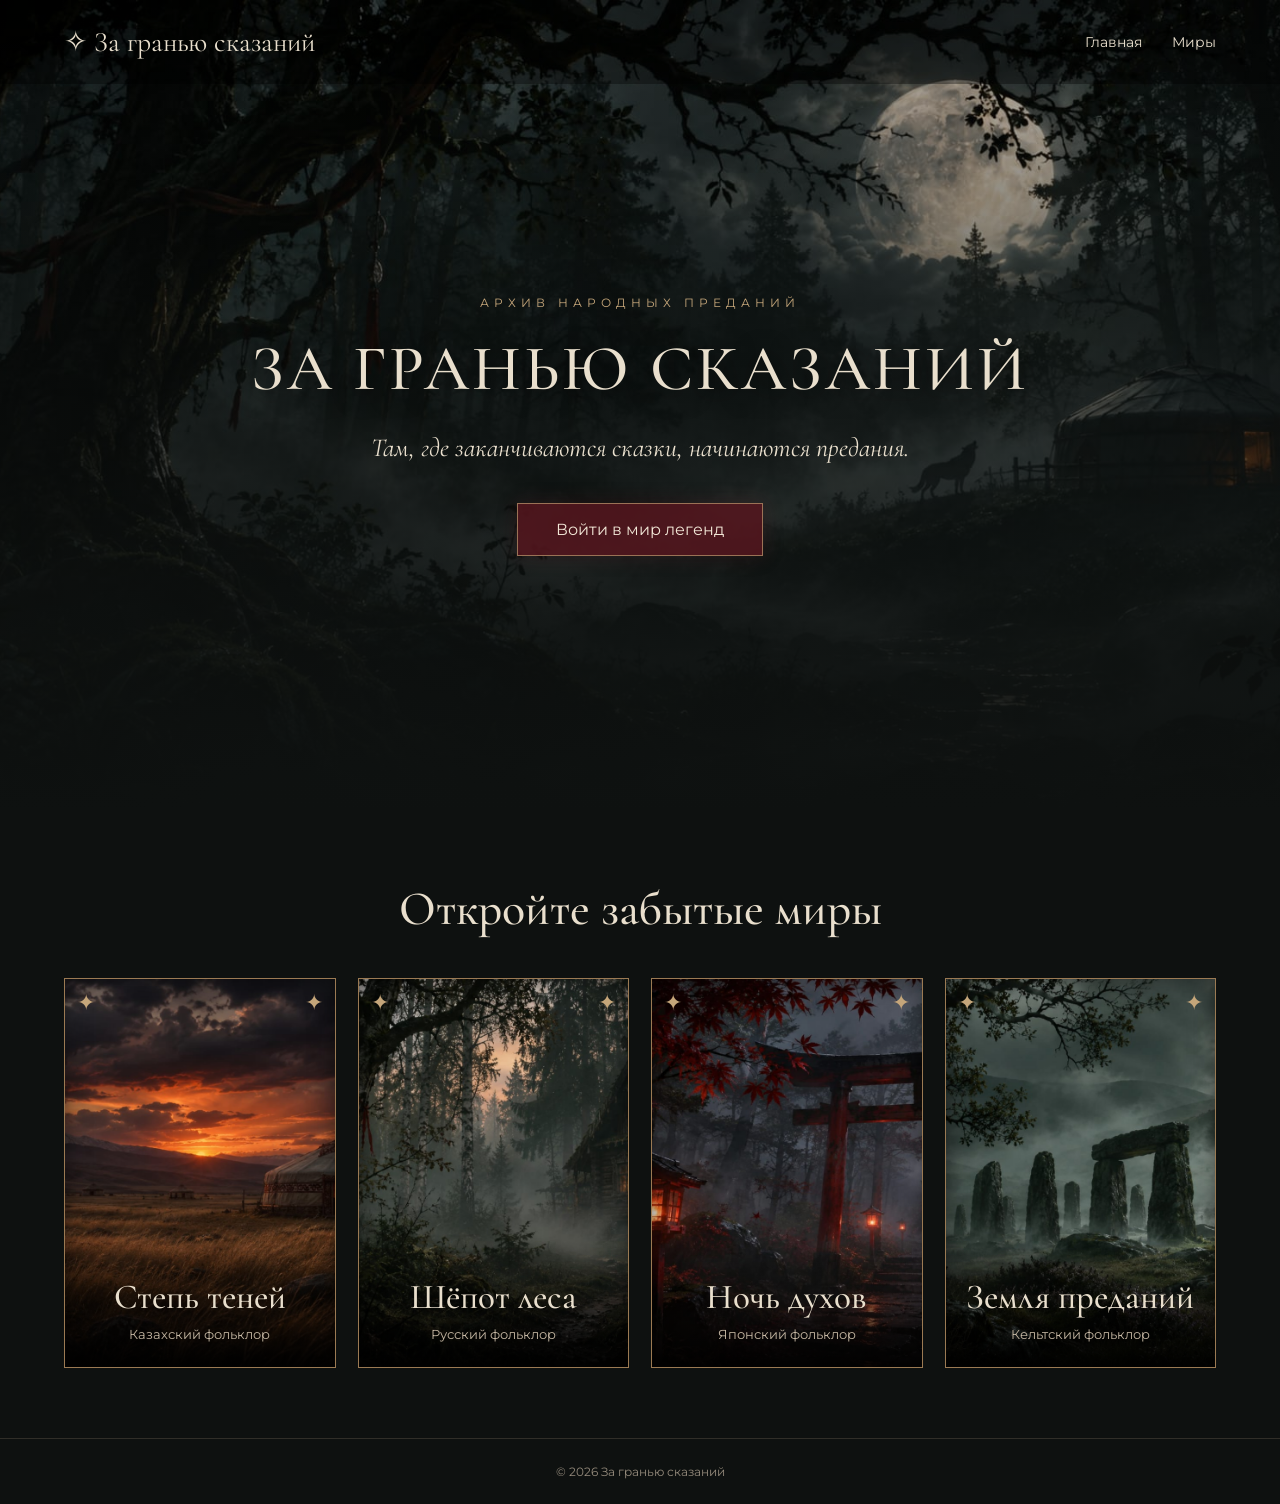
<file: index.html>
<!DOCTYPE html>
<html lang="ru">
<head>
    <meta charset="UTF-8">
    <meta name="viewport" content="width=device-width, initial-scale=1.0">
    <title>За гранью сказаний</title>
    <link rel="stylesheet" href="style.css">
</head>
<body>

    <header class="header">
        <a href="index.html" class="logo">✧ За гранью сказаний</a>

        <nav class="menu">
            <a href="index.html">Главная</a>
            <a href="index.html#worlds">Миры</a>
        </nav>
    </header>

    <main>
        <section class="hero" id="home">
            <div class="hero-content">
                <p class="subtitle">АРХИВ НАРОДНЫХ ПРЕДАНИЙ</p>

                <h1>ЗА ГРАНЬЮ СКАЗАНИЙ</h1>

                <p class="description">
                    Там, где заканчиваются сказки,
                    начинаются предания.
                </p>

                <a href="#worlds" class="main-button">
                    Войти в мир легенд
                </a>
            </div>
        </section>

        <section class="worlds" id="worlds">
            <h2>Откройте забытые миры</h2>

            <div class="world-grid">
                <a href="kazakh.html" class="world-card kazakh">
                    <div class="world-info">
                        <h3>Степь теней</h3>
                        <p>Казахский фольклор</p>
                    </div>
                </a>

                <a href="russian.html" class="world-card russian">
    <div class="world-info">
        <h3>Шёпот леса</h3>
        <p>Русский фольклор</p>
    </div>
</a>

                
<a href="japanese.html" class="world-card japanese">
    <div class="world-info">
        <h3>Ночь духов</h3>
        <p>Японский фольклор</p>
    </div>
</a>

<a href="celtic.html" class="world-card celtic">
    <div class="world-info">
        <h3>Земля преданий</h3>
        <p>Кельтский фольклор</p>
    </div>
</a>

            </div>
        </section>
    </main>

    <footer>
        <p>© 2026 За гранью сказаний</p>
    </footer>

    <script src="script.js"></script>
</body>
</html>
</file>
<file: style.css>
@import url('https://fonts.googleapis.com/css2?family=Cormorant+Garamond:wght@400;500;600&family=Montserrat:wght@400;500;600&display=swap');

* {
    margin: 0;
    padding: 0;
    box-sizing: border-box;
}

html {
    scroll-behavior: smooth;
}

body {
    background: #0e1110;
    color: #e9dfcd;
    font-family: 'Montserrat', sans-serif;
}

h1, h2, h3 {
    font-family: 'Cormorant Garamond', serif;
    font-weight: 500;
}

.header {
    position: absolute;
    top: 0;
    left: 0;
    width: 100%;
    padding: 25px 5%;
    display: flex;
    align-items: center;
    justify-content: space-between;
    z-index: 10;
    background: rgba(0, 0, 0, 0.35);
}

.logo {
    font-family: 'Cormorant Garamond', serif;
    font-size: 28px;
    color: #e9dfcd;
    text-decoration: none;
}

.menu {
    display: flex;
    gap: 30px;
}

.menu a {
    color: #e9dfcd;
    text-decoration: none;
    font-size: 14px;
    transition: color 0.3s;
}

.menu a:hover {
    color: #c5a67a;
}

.hero {
    min-height: 90vh;
    background:
        linear-gradient(rgba(0, 0, 0, 0.25), #0e1110),
        url('images/hero.jpeg') center/cover;
    display: flex;
    align-items: center;
    justify-content: center;
    text-align: center;
    padding: 120px 20px 80px;
}

.hero-content {
    max-width: 1000px;
}

.subtitle {
    color: #c5a67a;
    letter-spacing: 5px;
    font-size: 12px;
    margin-bottom: 20px;
}

.hero h1 {
    font-size: clamp(36px, 5vw, 75px);
    letter-spacing: 3px;
    text-shadow: 0 4px 25px rgba(0, 0, 0, 0.7);
}

.description {
    font-family: 'Cormorant Garamond', serif;
    font-style: italic;
    font-size: 26px;
    margin: 25px 0 40px;
}

.main-button {
    display: inline-block;
    background: rgba(85, 22, 30, 0.85);
    border: 1px solid #9b7256;
    box-shadow: 0 0 20px rgba(80, 20, 25, 0.3);
    color: #f2e7d7;
    text-decoration: none;
    padding: 16px 38px;
    transition: 0.3s;
}

.main-button:hover {
    background: #92343e;
    transform: translateY(-3px);
}

.worlds {
    padding: 70px 5%;
}

.worlds h2 {
    text-align: center;
    font-size: 48px;
    margin-bottom: 40px;
}

.world-grid {
    display: grid;
    grid-template-columns: repeat(4, 1fr);
    gap: 22px;
}

.world-card {
    display: block;
    height: 390px;
    position: relative;
    overflow: hidden;
    border: 1px solid #9b7a53;
    background-size: cover;
    background-position: center;
    color: inherit;
    text-decoration: none;
    box-shadow: inset 0 0 25px rgba(0, 0, 0, 0.5);
    transition: transform 0.4s, border-color 0.4s;
    animation: appear 0.8s ease both;
}

.world-card:hover {
    transform: translateY(-8px);
    border-color: #d7b681;
}

.world-card::before,
.world-card::after {
    content: "✦";
    position: absolute;
    color: #c5a67a;
    font-size: 22px;
    z-index: 2;
}

.world-card::before {
    top: 10px;
    left: 12px;
}

.world-card::after {
    top: 10px;
    right: 12px;
}

.kazakh {
    background-image: url('images/kazakh.jpeg');
}

.russian {
    background-image: url('images/russian.jpeg');
}

.japanese {
    background-image: url('images/japanese.jpeg');
}

.celtic {
    background-image: url('images/celtic.jpeg');
}

.world-info {
    position: absolute;
    bottom: 0;
    width: 100%;
    padding: 35px 15px 25px;
    text-align: center;
    background: linear-gradient(transparent, rgba(0, 0, 0, 0.95));
}

.world-info h3 {
    font-size: 35px;
}

.world-info p {
    margin-top: 8px;
    font-size: 13px;
    color: #c6b8a4;
}

.explore {
    display: grid;
    grid-template-columns: repeat(3, 1fr);
    gap: 20px;
    padding: 30px 5% 90px;
}

.explore-card {
    padding: 45px 25px;
    border: 1px solid #51473b;
    background: #191b18;
    text-align: center;
    transition: 0.3s;
}

.explore-card:hover {
    background: #282620;
    border-color: #c5a67a;
}

.explore-card h3 {
    font-size: 32px;
    margin-bottom: 12px;
}

.explore-card p {
    color: #aaa397;
    font-size: 13px;
    line-height: 1.7;
}

footer {
    padding: 25px;
    text-align: center;
    color: #958b7c;
    border-top: 1px solid #302e28;
    font-size: 12px;
}

@keyframes appear {
    from {
        opacity: 0;
        transform: translateY(25px);
    }

    to {
        opacity: 1;
        transform: translateY(0);
    }
}

.kazakh-hero {
    min-height: 85vh;
    display: flex;
    align-items: center;
    justify-content: center;
    text-align: center;
    padding: 130px 20px 80px;
    background:
        linear-gradient(rgba(0, 0, 0, 0.25), #0e1110),
        url('images/kazakh.jpeg') center/cover;
}

.kazakh-hero h1 {
    font-size: clamp(48px, 7vw, 100px);
    letter-spacing: 5px;
    text-shadow: 0 5px 30px #000;
}

.kazakh-intro {
    max-width: 850px;
    margin: auto;
    padding: 90px 25px;
    text-align: center;
}

.kazakh-intro h2,
.creatures-section h2,
.stories-section h2 {
    font-size: clamp(36px, 5vw, 55px);
    margin-bottom: 25px;
}

.kazakh-intro > p:last-child {
    line-height: 2;
    color: #c3b9aa;
}

.creatures-section,
.stories-section {
    padding: 70px 5%;
    text-align: center;
}

.creature-grid {
    display: grid;
    grid-template-columns: repeat(3, 1fr);
    gap: 25px;
    margin-top: 40px;
}

.creature-card {
    background: #191c19;
    border: 1px solid #766348;
    padding: 20px;
    transition: 0.3s;
}

.creature-card:hover {
    transform: translateY(-7px);
    border-color: #c5a67a;
}

.creature-image {
    height: 350px;
    background:
        linear-gradient(transparent, #171c19),
        url('images/kazakh.jpeg') center/cover;
    background-position: center 25%;
    border: 1px solid #514536;
    margin-bottom: 20px;
    transition: 0.4s;
}

.creature-image.zheztyrnak {
    background-image: url('images/zheztyrnak.jpeg');
}

.creature-image.zhalmauyz {
    background-image: url('images/zhalmauyz.jpeg');
}

.creature-image.albasty {
    background-image: url('images/albasty.jpeg');
}

.creature-card:hover .creature-image {
    transform: scale(1.02);
}

.creature-card h3 {
    font-size: 34px;
    margin-bottom: 12px;
}

.creature-card p {
    color: #bcb2a3;
    line-height: 1.7;
    font-size: 14px;
    min-height: 95px;
}

.creature-button {
    background: transparent;
    color: #d8bd91;
    border: 1px solid #a48a61;
    padding: 12px 22px;
    margin-top: 20px;
    cursor: pointer;
    transition: 0.3s;
}

.creature-button:hover {
    background: #64262c;
    color: white;
}

.story-panel {
    max-width: 850px;
    margin: 35px auto;
    padding: 45px;
    border: 1px solid #78654b;
    background: #191b18;
}

.story-panel h3 {
    font-size: 38px;
    margin-bottom: 20px;
}

.story-panel p {
    color: #c3b9aa;
    line-height: 1.9;
}

.story-note {
    margin-top: 25px;
    font-style: italic;
}

.creature-modal {
    display: none;
    position: fixed;
    inset: 0;
    z-index: 100;
    background: rgba(0, 0, 0, 0.85);
    align-items: center;
    justify-content: center;
    padding: 20px;
    overflow-y: auto;
}

.creature-modal.open {
    display: flex;
}

.modal-content {
    position: relative;
    display: grid;
    grid-template-columns: 42% 58%;
    width: 95%;
    max-width: 1000px;
    max-height: 90vh;
    overflow-y: auto;
    background: #141917;
    border: 1px solid #b39363;
    box-shadow: 0 0 60px rgba(0, 0, 0, 0.9);
}

.modal-image {
    grid-column: 1;
    grid-row: 1;
    min-height: 450px;
}

.modal-image img {
    width: 100%;
    height: 100%;
    object-fit: cover;
    display: block;
}

.modal-info {
    grid-column: 2;
    grid-row: 1;
    padding: 45px 35px;
    text-align: left;
}

.modal-info h2 {
    color: #e9dfcd;
    font-size: 48px;
    margin-bottom: 25px;
}

.modal-info h3 {
    font-size: 30px;
    color: #c5a67a;
    margin: 30px 0 15px;
}

.modal-info > p {
    line-height: 1.9;
    color: #c3b9aa;
}

.modal-warning {
    margin-top: 35px;
    text-align: center;
    color: #c5a67a !important;
    font-family: 'Cormorant Garamond', serif;
    font-size: 22px;
}

.modal-close {
    position: absolute;
    top: 12px;
    right: 15px;
    z-index: 20;
    border: none;
    background: none;
    color: #e9dfcd;
    font-size: 32px;
    cursor: pointer;
}

.book-overlay {
    display: none;
    position: fixed;
    inset: 0;
    z-index: 200;
    background: rgba(0, 0, 0, 0.94);
    padding: 20px;
    overflow-y: auto;
    align-items: center;
    justify-content: center;
}

.book-overlay.open {
    display: flex;
}

.book-window {
    position: relative;
    display: flex;
    flex-direction: column;
    align-items: center;
    justify-content: flex-start;
    width: 95%;
    max-width: 1050px;
    max-height: 95vh;
    overflow-y: auto;
    overflow-x: hidden;
    padding: 30px 25px;
    text-align: center;
    background: #101512;
    border: 1px solid #9b7850;
    box-shadow: 0 20px 70px rgba(0, 0, 0, 0.8);
}

.book-window > h2 {
    font-size: 48px;
    margin: 10px 0 25px;
}

.book-close {
    position: absolute;
    top: 12px;
    right: 20px;
    z-index: 30;
    background: none;
    border: none;
    color: #e9dfcd;
    font-size: 35px;
    cursor: pointer;
}

#flipBook {
    display: block;
    position: relative;
    margin: 20px auto;
    flex-shrink: 0;
    border: none;
    background: transparent;
    box-shadow: none;
    transition: transform 0.3s ease;
}

.flip-page {
    background: #dec49a;
    color: #302115;
    border: 1px solid #b59466;
    overflow: hidden;
}

.flip-page-content {
    width: 100%;
    height: 100%;
    padding: 25px;
    display: flex;
    flex-direction: column;
    justify-content: center;
    background:
        repeating-linear-gradient(
            0deg,
            transparent,
            transparent 30px,
            rgba(85, 58, 35, 0.035) 31px
        ),
        #dec49a;
}

.flip-page-content h3 {
    font-family: 'Cormorant Garamond', serif;
    font-size: 32px;
    margin: 15px 0;
}

.flip-page-content > p {
    font-family: 'Cormorant Garamond', serif;
    font-size: 21px;
    line-height: 1.5;
}

.flip-page-content .book-chapter {
    font-size: 12px;
    letter-spacing: 3px;
    color: #80522e;
}

.picture-content {
    display: flex;
    flex-direction: column;
    align-items: center;
    justify-content: center;
    text-align: center;
    padding: 12px;
}

.picture-content img {
    display: block;
    width: auto;
    height: auto;
    max-width: 100%;
    max-height: 440px;
    object-fit: contain;
    border: 3px double #745638;
    padding: 3px;
    background: #e8d5b4;
}

.picture-content p {
    margin-top: 10px;
    font-size: 18px;
}

.page-number {
    margin-top: 15px;
    text-align: center;
    color: #80522e;
}

.book-cover,
.book-cover .flip-page-content {
    background: #30221c;
    color: #d6b47e;
    text-align: center;
}

.book-cover .flip-page-content {
    border: 8px double #a98653;
}

.book-cover h2 {
    font-size: 46px;
}

.book-navigation {
    position: relative;
    display: flex;
    flex-direction: row;
    justify-content: center;
    align-items: center;
    flex-wrap: nowrap;
    gap: 20px;
    width: 100%;
    margin: 15px auto 0;
}

.book-navigation button {
    flex-shrink: 0;
    padding: 12px 20px;
    background: #3b2920;
    border: 1px solid #b18c59;
    color: #e9dfcd;
    cursor: pointer;
    transition: background 0.3s;
}

.book-navigation button:hover:not(:disabled) {
    background: #624330;
}

.book-navigation button:disabled {
    opacity: 0.35;
    cursor: not-allowed;
}

#pageCounter {
    color: #c5a67a;
    white-space: nowrap;
    min-width: 55px;
    text-align: center;
}

@media (max-width: 900px) {
    .world-grid {
        grid-template-columns: repeat(2, 1fr);
    }

    .explore {
        grid-template-columns: 1fr;
    }

    .header {
        flex-direction: column;
        gap: 20px;
    }

    .menu {
        gap: 15px;
        flex-wrap: wrap;
        justify-content: center;
    }
}

@media (max-width: 800px) {
    .creature-grid {
        grid-template-columns: 1fr;
    }

    .creature-card p {
        min-height: auto;
    }

    .story-panel {
        padding: 25px;
    }
}

@media (max-width: 700px) {
    .modal-content {
        grid-template-columns: 1fr;
        max-height: 85vh;
    }

    .modal-image,
    .modal-info {
        grid-column: 1;
        grid-row: auto;
    }

    .modal-image {
        min-height: 0;
        height: 300px;
    }

    .modal-info {
        padding: 30px 22px;
    }

    .modal-info h2 {
        font-size: 38px;
    }

    .book-overlay {
        padding: 8px;
    }

    .book-window {
        width: 100%;
        padding: 20px 8px;
    }

    .book-window > h2 {
        font-size: 36px;
    }

    .flip-page-content {
        padding: 15px;
    }

    .flip-page-content h3 {
        font-size: 25px;
    }

    .flip-page-content > p {
        font-size: 17px;
    }

    .picture-content {
        padding: 10px;
    }

    .picture-content img {
        max-height: 75%;
    }

    .book-navigation {
        gap: 12px;
    }

    .book-navigation button {
        padding: 10px 12px;
    }
}

@media (max-width: 500px) {
    .world-grid {
        grid-template-columns: 1fr;
    }

    .world-card {
        height: 350px;
    }

    .worlds h2 {
        font-size: 36px;
    }

    .menu a {
        font-size: 12px;
    }

    .description {
        font-size: 21px;
    }

    .hero h1 {
        font-size: 42px;
    }
}

.creature-grid {
    display: grid;
    grid-template-columns: repeat(3, minmax(0, 1fr));
    gap: 25px;
}

.creature-card {
    display: flex;
    flex-direction: column;
    align-items: center;
    min-width: 0;
    padding: 20px;
}

.creature-image {
    width: 100%;
    height: 300px;
    background-size: cover;
    background-position: center 15%;
    flex-shrink: 0;
}

.creatures-section h2,
.creature-card h3 {
    font-family: 'Montserrat', sans-serif;
    font-weight: 600;
    letter-spacing: 0;
    font-stretch: normal;
    line-height: 1.3;
}

.creatures-section h2 {
    font-size: clamp(28px, 4vw, 44px);
}

.creature-card h3 {
    font-size: 25px;
    margin: 18px 0 12px;
}

.creature-card p {
    width: 100%;
    font-family: 'Montserrat', sans-serif;
    font-size: 14px;
    font-weight: 400;
    line-height: 1.7;
    min-height: 95px;
    text-align: center;
}

.creature-card .creature-button {
    margin-top: auto;
}

@media (max-width: 800px) {
    .creature-grid {
        grid-template-columns: 1fr;
    }

    .creature-card p {
        min-height: 0;
        margin-bottom: 20px;
    }
}

.night-section {
    padding: 90px 5%;
    text-align: center;
    background: linear-gradient(#0e1110, #16100f, #0e1110);
}

.night-section h2 {
    font-size: 55px;
    color: #e9dfcd;
    margin-bottom: 15px;
}

.night-description {
    color: #b9a897;
    font-size: 14px;
    line-height: 1.8;
    margin-bottom: 45px;
}

.night-grid {
    display: grid;
    grid-template-columns: repeat(3, minmax(0, 1fr));
    gap: 25px;
}

.night-card {
    display: flex;
    flex-direction: column;
    align-items: center;
    padding: 15px 15px 25px;
    background: #191715;
    border: 1px solid #765442;
    transition: 0.4s;
}

.night-card:hover {
    transform: translateY(-7px);
    border-color: #c5a67a;
    box-shadow: 0 10px 35px rgba(0, 0, 0, 0.5);
}

.night-image {
    width: 100%;
    height: 320px;
    background-size: cover;
    background-position: center;
    border: 1px solid #5d493b;
}

.night-one {
    background-image: url("images/night1.jpeg");
}

.night-two {
    background-image: url("images/night2.jpeg");
}

.night-three {
    background-image: url("images/night3.jpeg");
}

.night-card h3 {
    font-size: 32px;
    margin: 20px 0 12px;
}

.night-card p {
    color: #b9aa9c;
    font-size: 14px;
    line-height: 1.7;
    margin-bottom: 25px;
}

.night-button {
    margin-top: auto;
    padding: 13px 25px;
    background: #39241f;
    border: 1px solid #a47b59;
    color: #e9dfcd;
    cursor: pointer;
    transition: 0.3s;
}

.night-button:hover {
    background: #68382e;
}

.night-overlay {
    display: none;
    position: fixed;
    inset: 0;
    z-index: 300;
    background: rgba(0, 0, 0, 0.92);
    align-items: center;
    justify-content: center;
    padding: 20px;
}

.night-overlay.open {
    display: flex;
}

.night-modal {
    position: relative;
    width: 100%;
    max-width: 720px;
    max-height: 90vh;
    overflow-y: auto;
    padding: 55px 45px;
    background: #17130f;
    border: 1px solid #9a754c;
    box-shadow: 0 0 70px rgba(0, 0, 0, 0.9);
    text-align: center;
}

.night-modal h2 {
    font-size: 46px;
    margin: 15px 0 25px;
}

#nightText {
    color: #d1c1ad;
    font-family: 'Cormorant Garamond', serif;
    font-size: 23px;
    line-height: 1.8;
    white-space: pre-line;
}

.night-close {
    position: absolute;
    top: 12px;
    right: 20px;
    background: none;
    border: none;
    color: #e9dfcd;
    font-size: 34px;
    cursor: pointer;
}

.night-end {
    margin-top: 30px;
    color: #b18c59;
    font-size: 13px;
}

@media (max-width: 800px) {
    .night-grid {
        grid-template-columns: 1fr;
    }

    .night-section h2 {
        font-size: 40px;
    }

    .night-modal {
        padding: 45px 22px;
    }
}

.beliefs-section {
    padding: 100px 5%;
    background: radial-gradient(ellipse at center, #211b17, #0e1110 75%);
    text-align: center;
}

.beliefs-section h2 {
    font-size: 55px;
    margin-bottom: 20px;
}

.beliefs-description {
    max-width: 750px;
    margin: 0 auto 50px;
    color: #b8aa96;
    font-size: 14px;
    line-height: 1.9;
}

.beliefs-grid {
    display: grid;
    grid-template-columns: repeat(3, minmax(0, 1fr));
    gap: 25px;
}

.belief-card {
    position: relative;
    min-height: 250px;
    padding: 35px 25px;
    background: linear-gradient(145deg, #221c17, #151411);
    border: 1px solid #76583d;
    outline: 1px solid rgba(197, 166, 122, 0.15);
    outline-offset: -9px;
    cursor: pointer;
    transition: transform 0.4s, border-color 0.4s, box-shadow 0.4s;
}

.belief-card::before,
.belief-card::after {
    content: "✦";
    position: absolute;
    top: 12px;
    color: #9d7b50;
    font-size: 14px;
}

.belief-card::before {
    left: 15px;
}

.belief-card::after {
    right: 15px;
}

.belief-card:hover {
    transform: translateY(-5px);
    border-color: #c5a67a;
    box-shadow: 0 0 30px rgba(176, 126, 70, 0.12);
}

.belief-symbol {
    display: block;
    margin-bottom: 18px;
    font-size: 35px;
    color: #c5a67a;
    transition: transform 0.4s;
}

.belief-card:hover .belief-symbol {
    transform: scale(1.2);
}

.belief-card h3 {
    font-size: 29px;
    margin-bottom: 15px;
    color: #e9dfcd;
}

.belief-hint {
    color: #9d876d;
    font-size: 12px;
    letter-spacing: 1px;
}

.belief-secret {
    display: grid;
    grid-template-rows: 0fr;
    opacity: 0;
    transition: grid-template-rows 0.5s, opacity 0.5s, margin 0.5s;
}

.belief-secret p {
    color: #cbbda8;
    font-size: 13px;
    line-height: 1.8;
    overflow: hidden;
}

.belief-card.active {
    border-color: #c5a67a;
    box-shadow: 0 0 35px rgba(176, 126, 70, 0.15);
}

.belief-card.active .belief-secret {
    display: block;
    opacity: 1;
    margin-top: 20px;
}

.belief-card.active .belief-secret p + p {
    margin-top: 12px;
}

.belief-card.active .belief-hint {
    display: none;
}

.beliefs-note {
    max-width: 700px;
    margin: 40px auto 0;
    color: #897b6b;
    font-size: 12px;
    font-style: italic;
    line-height: 1.8;
}

@media (max-width: 900px) {
    .beliefs-grid {
        grid-template-columns: repeat(2, 1fr);
    }
}

@media (max-width: 600px) {
    .beliefs-grid {
        grid-template-columns: 1fr;
    }

    .beliefs-section h2 {
        font-size: 38px;
    }
}

.secret-section {
    padding: 100px 5%;
    text-align: center;
    background: radial-gradient(ellipse at center, #251b17, #0e1110 75%);
}

.secret-section h2 {
    font-size: 55px;
    margin: 15px 0 20px;
}

.secret-description {
    max-width: 650px;
    margin: 0 auto 45px;
    color: #bcae9b;
    font-size: 14px;
    line-height: 1.9;
}

.secret-door {
    position: relative;
    display: block;
    width: min(100%, 380px);
    height: 480px;
    margin: 0 auto;
    padding: 0;
    border: 1px solid #a47b59;
    background: #120e0c;
    cursor: pointer;
    overflow: hidden;
    perspective: 1000px;
    box-shadow: 0 0 45px rgba(0, 0, 0, 0.8);
}

.door-image {
    position: absolute;
    inset: 0;
    background: url("images/door.jpeg") center/cover no-repeat;
    transform-origin: left center;
    transition: transform 1.3s ease, filter 0.5s;
    z-index: 2;
}

.door-glow {
    position: absolute;
    inset: 0;
    background: radial-gradient(ellipse, #c79a57, #4c2619 50%, #0b0808);
    box-shadow: inset 0 0 80px #000;
    z-index: 1;
}

.secret-door:hover .door-image {
    filter: brightness(1.2);
}

.secret-door.opening .door-image {
    transform: rotateY(-85deg);
}

.secret-door.opening .door-glow {
    animation: doorLight 1.4s ease forwards;
}

@keyframes doorLight {
    from {
        filter: brightness(0.5);
    }
    to {
        filter: brightness(1.8);
    }
}

.door-hint {
    margin-top: 25px;
    color: #c5a67a;
    font-family: 'Cormorant Garamond', serif;
    font-size: 22px;
}

.secret-overlay {
    display: none;
    position: fixed;
    inset: 0;
    z-index: 400;
    background: rgba(0, 0, 0, 0.94);
    align-items: center;
    justify-content: center;
    padding: 20px;
}

.secret-overlay.open {
    display: flex;
}

.secret-modal {
    position: relative;
    width: 100%;
    max-width: 750px;
    max-height: 90vh;
    overflow-y: auto;
    padding: 55px 45px;
    background: #17120f;
    border: 1px solid #a47b59;
    box-shadow: 0 0 70px rgba(173, 112, 51, 0.2);
    text-align: center;
    animation: secretAppear 0.7s ease;
}

@keyframes secretAppear {
    from {
        opacity: 0;
        transform: scale(0.9);
    }
    to {
        opacity: 1;
        transform: scale(1);
    }
}

.secret-modal h2 {
    font-size: 46px;
    margin: 20px 0 25px;
}

#secretText {
    white-space: pre-line;
    color: #d3c2ad;
    font-family: 'Cormorant Garamond', serif;
    font-size: 23px;
    line-height: 1.8;
}

.secret-close {
    position: absolute;
    top: 12px;
    right: 20px;
    border: none;
    background: none;
    color: #e9dfcd;
    font-size: 35px;
    cursor: pointer;
}

.secret-again {
    margin-top: 35px;
    padding: 13px 28px;
    background: #3c2920;
    border: 1px solid #b18c59;
    color: #e9dfcd;
    cursor: pointer;
    transition: 0.3s;
}

.secret-again:hover {
    background: #654332;
}

@media (max-width: 600px) {
    .secret-section h2 {
        font-size: 40px;
    }

    .secret-door {
        width: min(100%, 300px);
        height: 390px;
    }

    .secret-modal {
        padding: 45px 22px;
    }
}
.sound-toggle {
    position: fixed;
    bottom: 25px;
    left: 25px;
    z-index: 500;
    padding: 12px 20px;
    background: #241b17;
    color: #d8bd91;
    border: 1px solid #a48a61;
    cursor: pointer;
    font-family: 'Montserrat', sans-serif;
    font-size: 13px;
    transition: 0.3s;
}

.sound-toggle:hover {
    background: #4b3027;
}

.sound-toggle {
    position: fixed;
    bottom: 25px;
    left: 25px;
    z-index: 500;
    padding: 12px 20px;
    background: #241b17;
    color: #d8bd91;
    border: 1px solid #a48a61;
    cursor: pointer;
    font-family: 'Montserrat', sans-serif;
    font-size: 13px;
}

.sound-toggle:hover {
    background: #4b3027;
}

.archive-section {
    padding: 100px 5%;
    text-align: center;
    background: linear-gradient(#0e1110, #211813, #0e1110);
}

.archive-section h2 {
    font-size: clamp(36px, 5vw, 55px);
    margin-bottom: 20px;
}

.archive-description {
    color: #b9a897;
    line-height: 1.8;
    margin-bottom: 45px;
}

.archive-grid {
    display: grid;
    grid-template-columns: repeat(3, minmax(0, 1fr));
    gap: 25px;
}

.archive-card {
    display: flex;
    flex-direction: column;
    align-items: center;
    padding: 18px 18px 28px;
    background: #1b1714;
    border: 1px solid #806044;
    transition: 0.3s;
}

.archive-card:hover {
    transform: translateY(-6px);
    border-color: #d0ab75;
}

.archive-card img {
    width: 100%;
    height: 270px;
    object-fit: cover;
    border: 1px solid #5c4736;
}

.archive-card h3 {
    font-size: 30px;
    margin: 22px 0 12px;
}

.archive-card p {
    color: #b9aa9c;
    font-size: 14px;
    line-height: 1.7;
    margin-bottom: 25px;
}

.archive-button {
    margin-top: auto;
    padding: 12px 22px;
    background: #38251e;
    border: 1px solid #ac8359;
    color: #e9dfcd;
    cursor: pointer;
    transition: 0.3s;
}

.archive-button:hover {
    background: #704030;
}

.archive-overlay {
    display: none;
    position: fixed;
    inset: 0;
    z-index: 400;
    padding: 20px;
    background: rgba(0, 0, 0, 0.93);
    align-items: center;
    justify-content: center;
}

.archive-overlay.open {
    display: flex;
}

.archive-modal {
    position: relative;
    width: 100%;
    max-width: 750px;
    max-height: 90vh;
    overflow-y: auto;
    padding: 55px 40px;
    text-align: center;
    background: #1b1511;
    border: 1px solid #ac8359;
    box-shadow: 0 0 70px #000;
}

.archive-modal h2 {
    font-size: 43px;
    margin-bottom: 25px;
}

#archiveText {
    white-space: pre-line;
    font-family: 'Cormorant Garamond', serif;
    font-size: 23px;
    line-height: 1.8;
    color: #dbc8ac;
}

.archive-close {
    position: absolute;
    top: 12px;
    right: 20px;
    background: transparent;
    border: 0;
    color: #e9dfcd;
    font-size: 35px;
    cursor: pointer;
}

.archive-puzzle {
    margin-top: 30px;
}

.archive-puzzle[hidden] {
    display: none;
}

.archive-puzzle > p {
    margin-bottom: 20px;
    line-height: 1.8;
}

#archiveAnswer {
    width: 100%;
    max-width: 300px;
    padding: 12px;
    margin: 0 10px 15px 0;
    color: #e9dfcd;
    background: #110e0c;
    border: 1px solid #ac8359;
}

#archiveResult {
    margin-top: 18px;
    color: #d8bd91;
    line-height: 1.7;
}

@media (max-width: 800px) {
    .archive-grid {
        grid-template-columns: 1fr;
    }

    .archive-modal {
        padding: 45px 22px;
    }
}

.guardian-section {
    padding: 110px 5%;
    text-align: center;
    background: radial-gradient(
        ellipse at center,
        #281d1b,
        #0e1110 75%
    );
}

.guardian-section h2 {
    font-size: 55px;
    margin-bottom: 20px;
}

.guardian-description {
    max-width: 650px;
    margin: 0 auto 45px;
    color: #b9a897;
    font-size: 14px;
    line-height: 1.9;
}

.guardian-box {
    max-width: 750px;
    min-height: 360px;
    margin: auto;
    padding: 50px 35px;
    background: #191613;
    border: 1px solid #ac8359;
    box-shadow: 0 0 60px rgba(0, 0, 0, 0.5);
}

.guardian-box [hidden] {
    display: none !important;
}

.guardian-symbol {
    font-size: 65px;
    color: #c5a67a;
    margin-bottom: 25px;
}

.guardian-box h3 {
    font-size: 35px;
    margin-bottom: 20px;
}

.guardian-box p {
    color: #c3b9aa;
    line-height: 1.8;
}

.guardian-button {
    padding: 14px 30px;
    margin-top: 25px;
    background: #482c25;
    border: 1px solid #ac8359;
    color: #e9dfcd;
    cursor: pointer;
    transition: 0.3s;
}

.guardian-button:hover {
    background: #774438;
}

.guardian-progress {
    color: #c5a67a !important;
    margin-bottom: 25px;
    letter-spacing: 2px;
}

.guardian-answers {
    display: grid;
    grid-template-columns: 1fr 1fr;
    gap: 15px;
    margin-top: 30px;
}

.guardian-answer {
    padding: 17px;
    background: #241c18;
    border: 1px solid #806044;
    color: #e9dfcd;
    cursor: pointer;
    transition: 0.3s;
}

.guardian-answer:hover:not(:disabled) {
    background: #50332a;
}

.guardian-answer.correct {
    background: #304b38;
    border-color: #80a487;
}

.guardian-answer.wrong {
    background: #60302e;
    border-color: #b66b66;
}

.guardian-answer:disabled {
    cursor: default;
}

.guardian-feedback {
    margin-top: 20px;
    color: #d8bd91 !important;
}

#guardianScore {
    margin-top: 20px;
    color: #c5a67a;
    font-size: 23px;
}

.guardian-certificate {
    position: relative;
    max-width: 570px;
    margin: 35px auto 10px;
    padding: 45px 30px;
    background:
        radial-gradient(circle at center, #3b2b20, #17120f);
    border: 3px double #c5a67a;
    outline: 1px solid #806044;
    outline-offset: -12px;
    box-shadow:
        0 0 40px rgba(197, 166, 122, 0.15),
        inset 0 0 35px rgba(0, 0, 0, 0.5);
    text-align: center;
}

.certificate-ornament {
    color: #d4b17d;
    font-size: 28px;
    letter-spacing: 12px;
    margin-bottom: 20px;
}

.certificate-label {
    font-size: 11px;
    letter-spacing: 4px;
    color: #c5a67a !important;
}

.guardian-certificate h3 {
    font-size: 38px;
    color: #f1dfbc;
    margin: 20px 0;
}

.certificate-description {
    max-width: 350px;
    margin: 0 auto 20px;
    font-family: 'Cormorant Garamond', serif;
    font-size: 23px;
    line-height: 1.5;
}

.guardian-certificate h2 {
    font-size: 34px;
    color: #d9b47a;
    margin: 20px 0;
}

.certificate-score {
    color: #e9dfcd !important;
    font-size: 18px;
    margin-bottom: 30px;
}

.certificate-footer {
    font-size: 10px;
    letter-spacing: 2px;
    color: #9d876d !important;
}
.mystic-map-section {
    padding: 100px 5%;
    text-align: center;
    background: radial-gradient(
        ellipse at center, #2b2119, #0e1110 80%
    );
}

.mystic-map-section h2 {
    font-size: 55px;
    margin-bottom: 20px;
}

.mystic-map-description {
    color: #c5b39c;
    line-height: 1.8;
    margin-bottom: 45px;
}

.mystic-map {
    position: relative;
    max-width: 1100px;
    height: 600px;
    margin: auto;
    overflow: hidden;
    border: 3px double #a88655;
    box-shadow: 0 0 65px rgba(0,0,0,0.7);
    background:
        radial-gradient(ellipse at 45% 40%,
            rgba(218,170,101,0.35), transparent 70%),
        repeating-linear-gradient(
            25deg,
            transparent 0px,
            rgba(66,37,18,0.045) 3px,
            transparent 7px
        ),
        #85613d;
}

.mystic-map::before {
    content: "";
    position: absolute;
    inset: 0;
    pointer-events: none;
    background: radial-gradient(
        ellipse at center,
        transparent 35%,
        rgba(29,14,8,0.75) 100%
    );
    z-index: 2;
}

.map-land {
    position: absolute;
    inset: 50px 55px;
    border: 2px dashed rgba(56,31,16,0.55);
    border-radius: 48% 38% 42% 30%;
    background: rgba(185,137,79,0.13);
}

.map-caption {
    position: absolute;
    top: 47%;
    left: 37%;
    color: rgba(61,35,18,0.45);
    font-family: 'Cormorant Garamond', serif;
    font-size: 34px;
    letter-spacing: 7px;
    pointer-events: none;
}

.map-decoration {
    position: absolute;
    right: 8%;
    top: 12%;
    font-size: 55px;
    color: rgba(64,36,18,0.4);
}

.map-compass {
    position: absolute;
    left: 35px;
    top: 30px;
    font-size: 65px;
    color: #3f2716;
    z-index: 3;
}

.map-compass span {
    position: absolute;
    left: 26px;
    top: -10px;
    font-size: 16px;
}

.map-pin {
    position: absolute;
    z-index: 4;
    display: flex;
    flex-direction: column;
    align-items: center;
    gap: 5px;
    border: none;
    background: transparent;
    color: #ffe0a0;
    font-size: 35px;
    cursor: pointer;
    text-shadow: 0 0 14px #ffb743;
    animation: mapPulse 2.5s infinite alternate;
}

.map-pin span {
    padding: 6px 12px;
    background: #2c1b12;
    border: 1px solid #a47c48;
    color: #f3dfb7;
    font-family: 'Cormorant Garamond', serif;
    font-size: 21px;
    white-space: nowrap;
    text-shadow: none;
}

.map-pin:hover {
    color: #fff;
    transform: scale(1.15);
    filter: brightness(1.3);
}

.pin-burabay { top: 12%; left: 51%; }
.pin-bayanaul { top: 31%; left: 73%; }
.pin-altynemel { top: 73%; left: 77%; }
.pin-tamgaly { top: 77%; left: 51%; }
.pin-ulytau { top: 40%; left: 34%; }
.pin-aral { top: 72%; left: 14%; }

@keyframes mapPulse {
    from { text-shadow: 0 0 5px #ffb743; }
    to { text-shadow: 0 0 25px #ffd28a; }
}

.map-bottom-text {
    position: absolute;
    bottom: 18px;
    width: 100%;
    color: #f1d5a6;
    font-family: 'Cormorant Garamond', serif;
    font-size: 23px;
    z-index: 3;
}

.map-overlay {
    display: none;
    position: fixed;
    inset: 0;
    z-index: 600;
    align-items: center;
    justify-content: center;
    padding: 20px;
    background: rgba(0,0,0,0.93);
}

.map-overlay.open {
    display: flex;
}

.map-modal {
    position: relative;
    width: 100%;
    max-width: 750px;
    max-height: 90vh;
    overflow-y: auto;
    padding: 60px 45px;
    text-align: center;
    background:
        radial-gradient(circle, #34251a, #17120f);
    border: 3px double #b08a56;
    box-shadow: 0 0 70px #000;
}

.map-modal h2 {
    font-size: 50px;
    margin-bottom: 15px;
}

.map-region {
    color: #c5a67a;
    margin-bottom: 30px;
    letter-spacing: 2px;
}

.map-story {
    color: #e0ccb1;
    font-family: 'Cormorant Garamond', serif;
    font-size: 24px;
    line-height: 1.8;
    white-space: pre-line;
}

.map-disclaimer {
    margin-top: 30px;
    color: #998674;
    font-size: 11px;
    line-height: 1.7;
}

.map-close {
    position: absolute;
    top: 12px;
    right: 20px;
    border: none;
    background: transparent;
    color: #e9dfcd;
    font-size: 35px;
    cursor: pointer;
}

.mystic-map .map-land {
    background-image: url("images/map.jpeg");
    background-size: 100% 100%;
    background-position: center;
    background-repeat: no-repeat;
}
</file>
